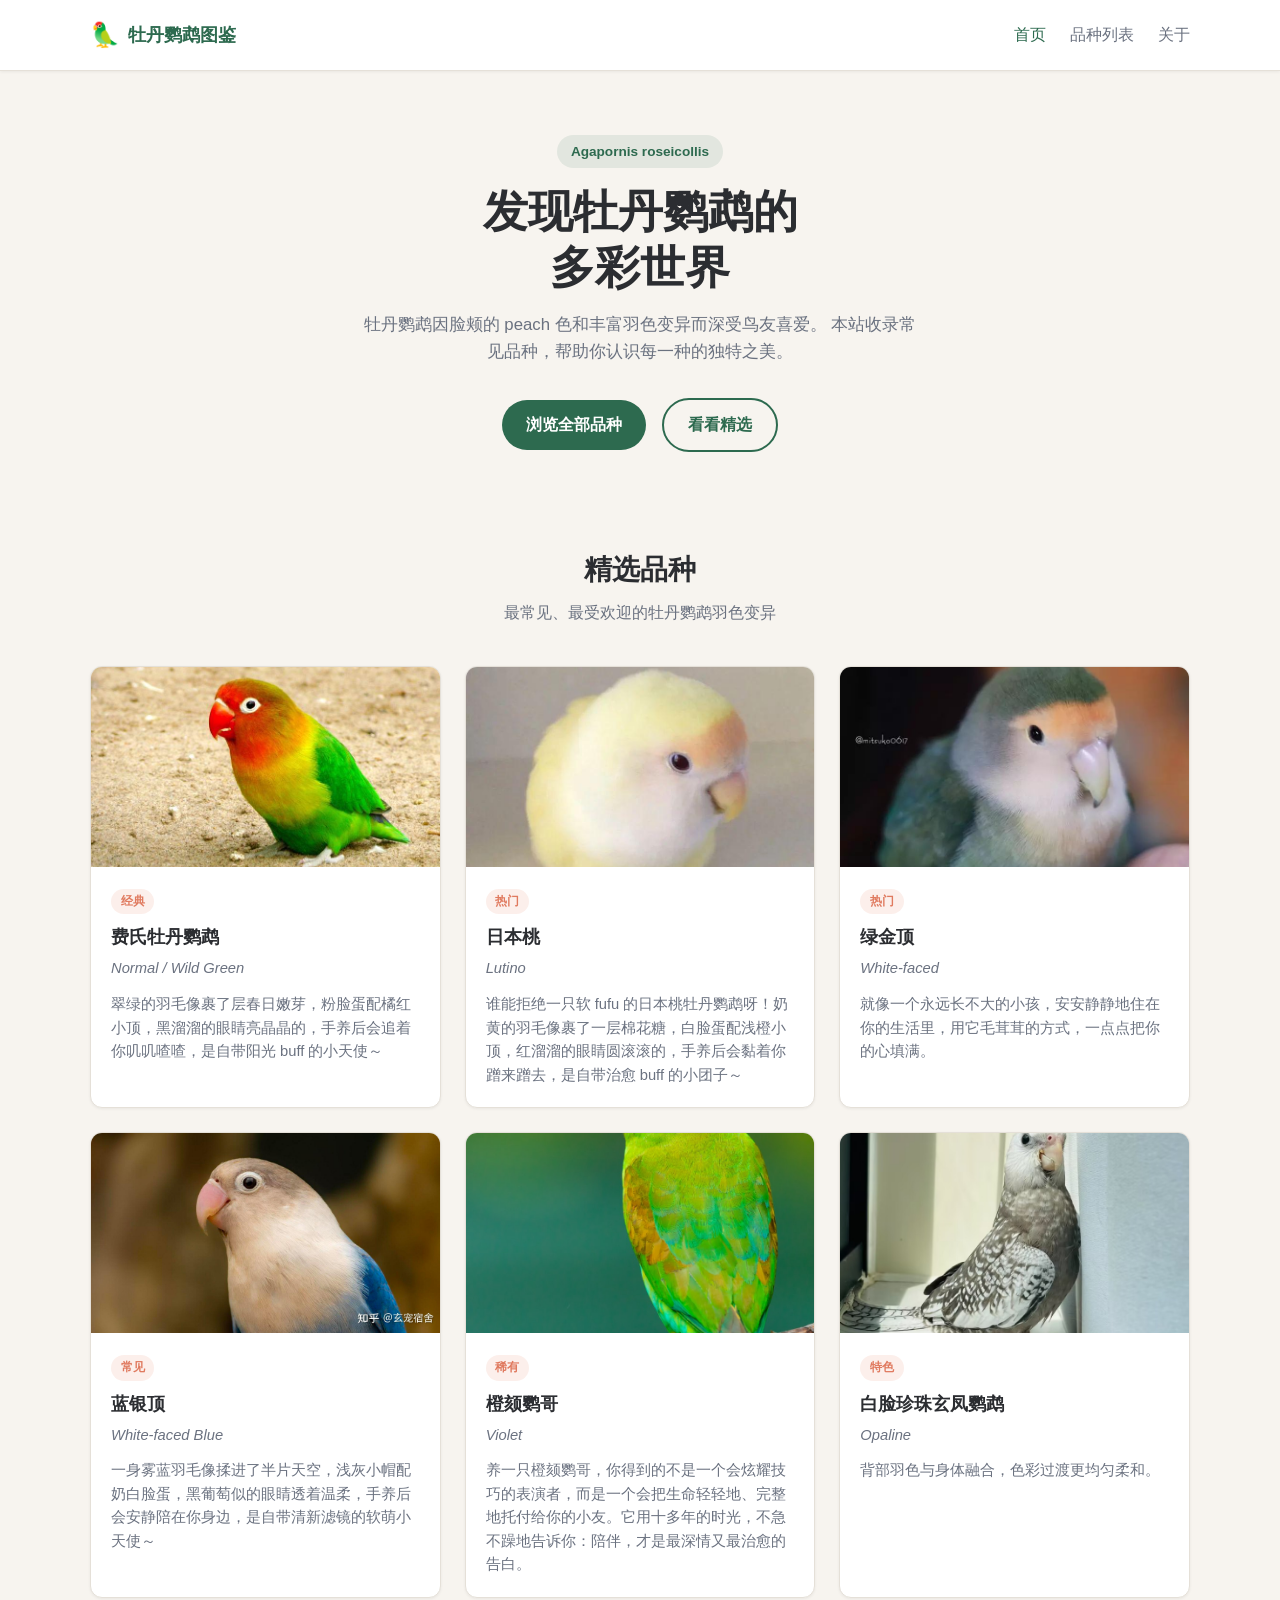
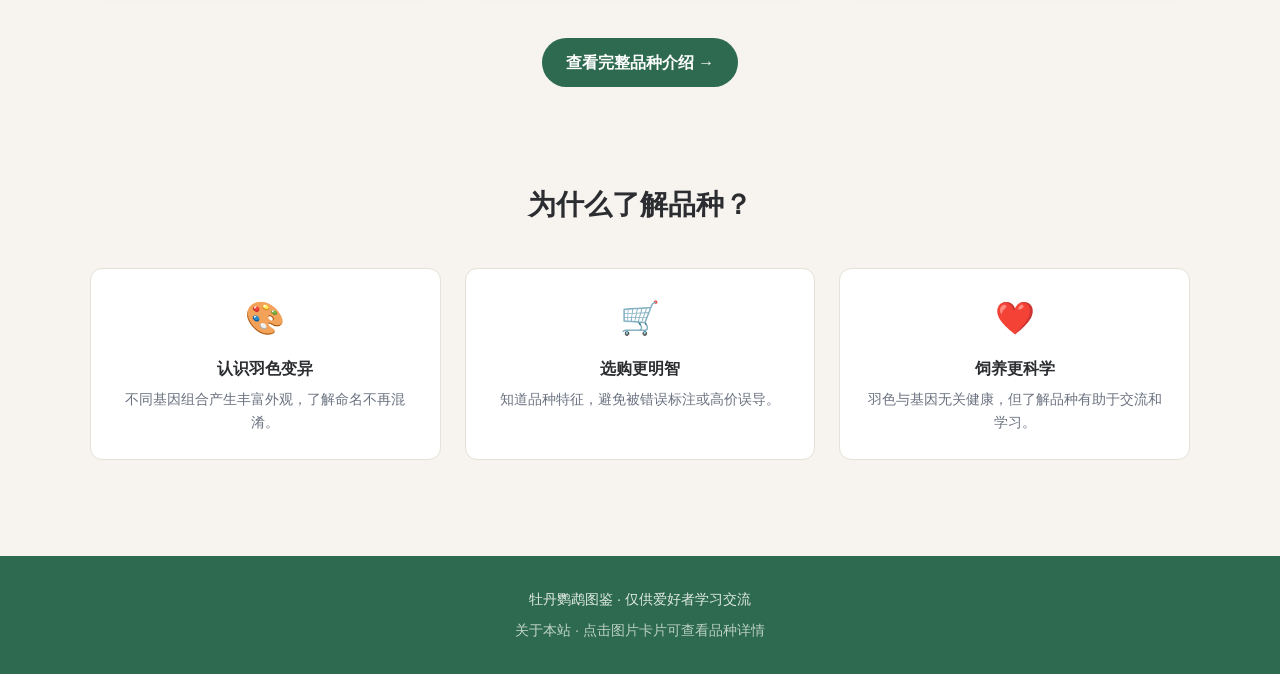
<file: index.html>
<!DOCTYPE html>
<html lang="zh-CN">
<head>
  <meta charset="UTF-8">
  <meta name="viewport" content="width=device-width, initial-scale=1.0">
  <title>牡丹鹦鹉图鉴 | Peach-faced Lovebird Gallery</title>
  <meta name="description" content="探索不同品种牡丹鹦鹉的羽色、特征与饲养小知识。">
  <link rel="stylesheet" href="style.css">
</head>
<body>

  <header class="site-header">
    <div class="container nav">
      <a href="index.html" class="logo">
        <span class="logo-icon">🦜</span>
        <span>牡丹鹦鹉图鉴</span>
      </a>
      <nav>
        <ul class="nav-links">
          <li><a href="index.html" class="active">首页</a></li>
          <li><a href="varieties.html">品种列表</a></li>
          <li><a href="about.html">关于</a></li>
        </ul>
      </nav>
    </div>
  </header>

  <main>
    <section class="hero">
      <div class="container">
        <span class="hero-badge">Agapornis roseicollis</span>
        <h1>发现牡丹鹦鹉的<br>多彩世界</h1>
        <p>
          牡丹鹦鹉因脸颊的 peach 色和丰富羽色变异而深受鸟友喜爱。
          本站收录常见品种，帮助你认识每一种的独特之美。
        </p>
        <a href="varieties.html" class="btn">浏览全部品种</a>
        <a href="#featured" class="btn btn-outline">看看精选</a>
      </div>
    </section>

    <section class="section" id="featured">
      <div class="container">
        <div class="section-header">
          <h2>精选品种</h2>
          <p>最常见、最受欢迎的牡丹鹦鹉羽色变异</p>
        </div>

        <div class="variety-grid">
          <article class="variety-card">
            <a href="varieties.html#normal-green">
              <img src="images/normal-green.jpg" alt="原始绿牡丹鹦鹉">
            </a>
            <div class="variety-card-body">
              <span class="variety-tag">经典</span>
              <h3>费氏牡丹鹦鹉</h3>
              <p class="variety-en">Normal / Wild Green</p>
              <p>翠绿的羽毛像裹了层春日嫩芽，粉脸蛋配橘红小顶，黑溜溜的眼睛亮晶晶的，手养后会追着你叽叽喳喳，是自带阳光 buff 的小天使～</p>
            </div>
          </article>

          <article class="variety-card">
            <a href="varieties.html#lutino">
              <img src="images/lutino.jpg" alt="黄化牡丹鹦鹉">
            </a>
            <div class="variety-card-body">
              <span class="variety-tag">热门</span>
              <h3>日本桃</h3>
              <p class="variety-en">Lutino</p>
              <p>谁能拒绝一只软 fufu 的日本桃牡丹鹦鹉呀！奶黄的羽毛像裹了一层棉花糖，白脸蛋配浅橙小顶，红溜溜的眼睛圆滚滚的，手养后会黏着你蹭来蹭去，是自带治愈 buff 的小团子～</p>
            </div>
          </article>

          <article class="variety-card">
            <a href="varieties.html#white-faced">
              <img src="images/white-faced.jpg" alt="白脸牡丹鹦鹉">
            </a>
            <div class="variety-card-body">
              <span class="variety-tag">热门</span>
              <h3>绿金顶</h3>
              <p class="variety-en">White-faced</p>
              <p>就像一个永远长不大的小孩，安安静静地住在你的生活里，用它毛茸茸的方式，一点点把你的心填满。</p>
            </div>
          </article>

          <article class="variety-card">
            <a href="varieties.html#blue">
              <img src="images/blue.jpg" alt="白脸蓝牡丹鹦鹉">
            </a>
            <div class="variety-card-body">
              <span class="variety-tag">常见</span>
              <h3>蓝银顶</h3>
              <p class="variety-en">White-faced Blue</p>
              <p>一身雾蓝羽毛像揉进了半片天空，浅灰小帽配奶白脸蛋，黑葡萄似的眼睛透着温柔，手养后会安静陪在你身边，是自带清新滤镜的软萌小天使～</p>
            </div>
          </article>

          <article class="variety-card">
            <a href="varieties.html#violet">
              <img src="images/violet.jpg" alt="紫罗兰牡丹鹦鹉">
            </a>
            <div class="variety-card-body">
              <span class="variety-tag">稀有</span>
              <h3>橙颏鹦哥</h3>
              <p class="variety-en">Violet</p>
              <p>养一只橙颏鹦哥，你得到的不是一个会炫耀技巧的表演者，而是一个会把生命轻轻地、完整地托付给你的小友。它用十多年的时光，不急不躁地告诉你：陪伴，才是最深情又最治愈的告白。</p>
            </div>
          </article>

          <article class="variety-card">
            <a href="varieties.html#opaline">
              <img src="images/opaline.png" alt="珍珠牡丹鹦鹉">
            </a>
            <div class="variety-card-body">
              <span class="variety-tag">特色</span>
              <h3>白脸珍珠玄凤鹦鹉</h3>
              <p class="variety-en">Opaline</p>
              <p>背部羽色与身体融合，色彩过渡更均匀柔和。</p>
            </div>
          </article>
        </div>

        <div style="text-align: center; margin-top: 2.5rem;">
          <a href="varieties.html" class="btn">查看完整品种介绍 →</a>
        </div>
      </div>
    </section>

    <section class="section">
      <div class="container">
        <div class="section-header">
          <h2>为什么了解品种？</h2>
        </div>
        <div class="features">
          <div class="feature-item">
            <div class="feature-icon">🎨</div>
            <h3>认识羽色变异</h3>
            <p>不同基因组合产生丰富外观，了解命名不再混淆。</p>
          </div>
          <div class="feature-item">
            <div class="feature-icon">🛒</div>
            <h3>选购更明智</h3>
            <p>知道品种特征，避免被错误标注或高价误导。</p>
          </div>
          <div class="feature-item">
            <div class="feature-icon">❤️</div>
            <h3>饲养更科学</h3>
            <p>羽色与基因无关健康，但了解品种有助于交流和学习。</p>
          </div>
        </div>
      </div>
    </section>
  </main>

  <footer class="site-footer">
    <div class="container">
      <p>牡丹鹦鹉图鉴 · 仅供爱好者学习交流</p>
      <p style="margin-top: 0.5rem; opacity: 0.8;"><a href="about.html">关于本站</a> · 点击图片卡片可查看品种详情</p>
    </div>
  </footer>

</body>
</html>
</file>
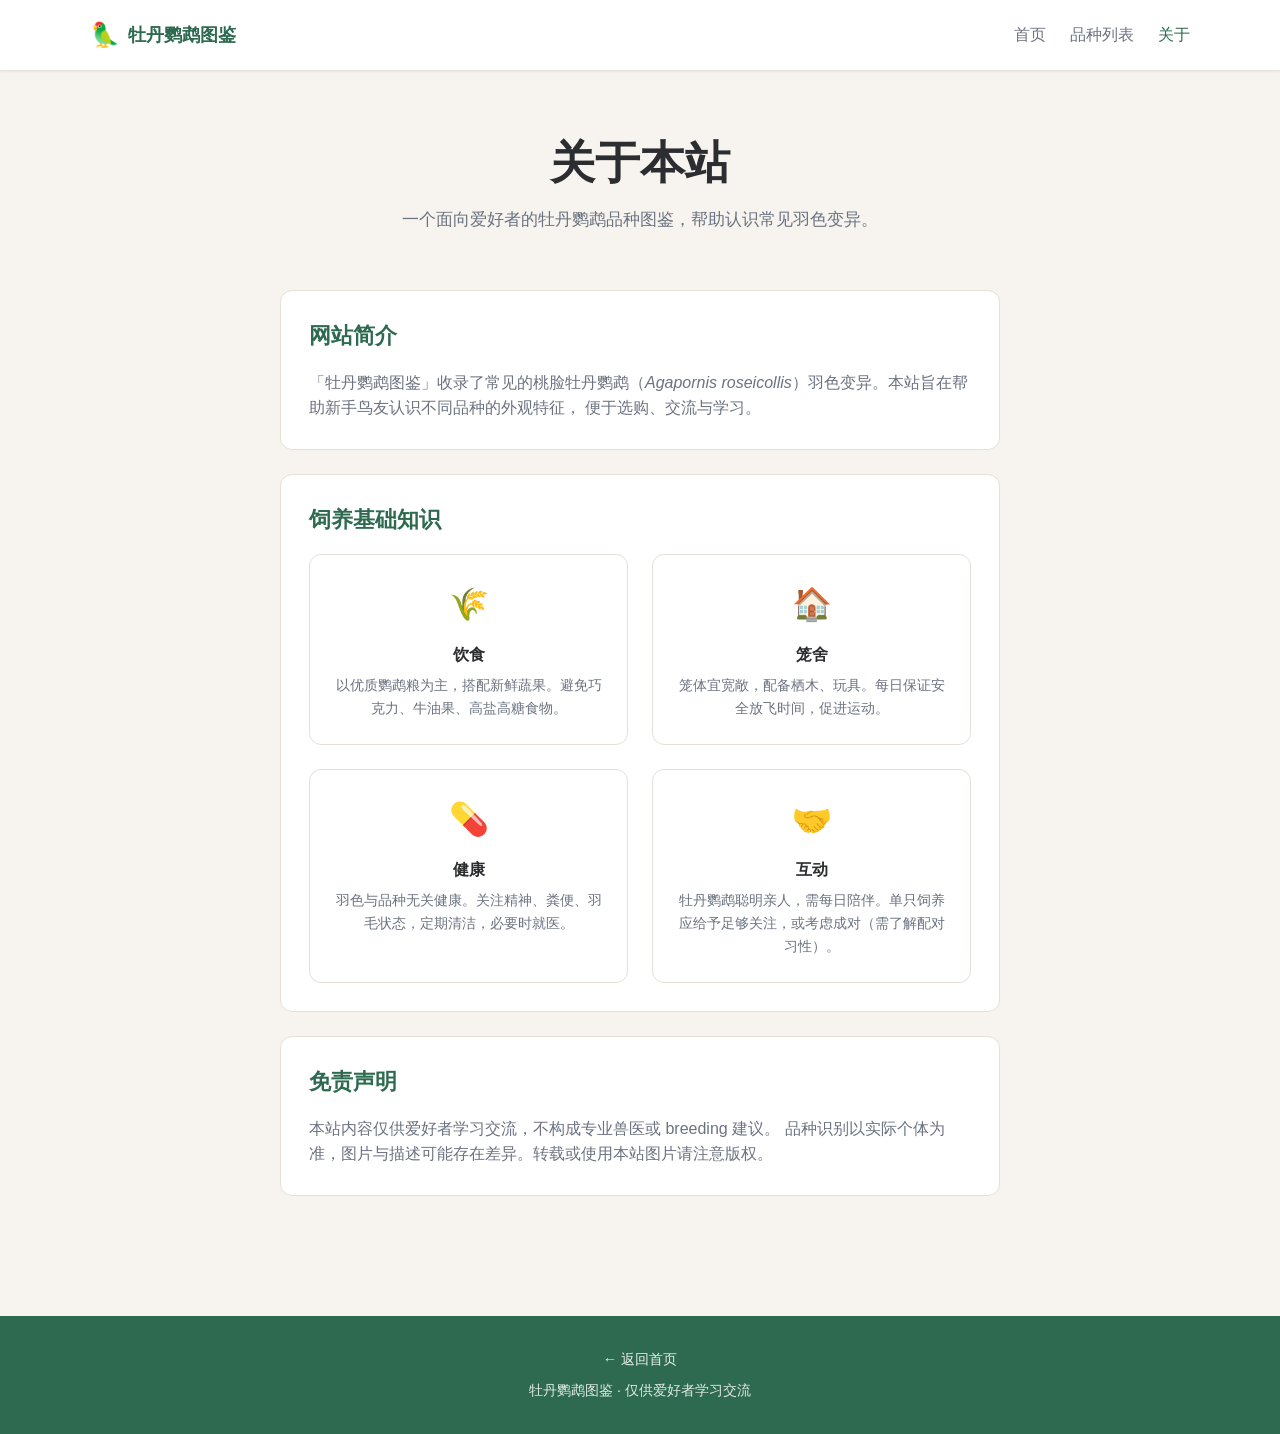
<file: about.html>
<!DOCTYPE html>
<html lang="zh-CN">
<head>
  <meta charset="UTF-8">
  <meta name="viewport" content="width=device-width, initial-scale=1.0">
  <title>关于 | 牡丹鹦鹉图鉴</title>
  <meta name="description" content="关于牡丹鹦鹉图鉴网站、饲养基础知识与上线说明。">
  <link rel="stylesheet" href="style.css">
</head>
<body>

  <header class="site-header">
    <div class="container nav">
      <a href="index.html" class="logo">
        <span class="logo-icon">🦜</span>
        <span>牡丹鹦鹉图鉴</span>
      </a>
      <nav>
        <ul class="nav-links">
          <li><a href="index.html">首页</a></li>
          <li><a href="varieties.html">品种列表</a></li>
          <li><a href="about.html" class="active">关于</a></li>
        </ul>
      </nav>
    </div>
  </header>

  <main>
    <section class="hero" style="padding-bottom: 1.5rem;">
      <div class="container">
        <h1>关于本站</h1>
        <p>一个面向爱好者的牡丹鹦鹉品种图鉴，帮助认识常见羽色变异。</p>
      </div>
    </section>

    <section class="section" style="padding-top: 0;">
      <div class="container about-content">

        <article class="about-block">
          <h2>网站简介</h2>
          <p>
            「牡丹鹦鹉图鉴」收录了常见的桃脸牡丹鹦鹉（<em>Agapornis roseicollis</em>）羽色变异。本站旨在帮助新手鸟友认识不同品种的外观特征，
            便于选购、交流与学习。
          </p>
        </article>

        <article class="about-block">
          <h2>饲养基础知识</h2>
          <div class="features">
            <div class="feature-item">
              <div class="feature-icon">🌾</div>
              <h3>饮食</h3>
              <p>以优质鹦鹉粮为主，搭配新鲜蔬果。避免巧克力、牛油果、高盐高糖食物。</p>
            </div>
            <div class="feature-item">
              <div class="feature-icon">🏠</div>
              <h3>笼舍</h3>
              <p>笼体宜宽敞，配备栖木、玩具。每日保证安全放飞时间，促进运动。</p>
            </div>
            <div class="feature-item">
              <div class="feature-icon">💊</div>
              <h3>健康</h3>
              <p>羽色与品种无关健康。关注精神、粪便、羽毛状态，定期清洁，必要时就医。</p>
            </div>
            <div class="feature-item">
              <div class="feature-icon">🤝</div>
              <h3>互动</h3>
              <p>牡丹鹦鹉聪明亲人，需每日陪伴。单只饲养应给予足够关注，或考虑成对（需了解配对习性）。</p>
            </div>
          </div>
        </article>

        <article class="about-block">
          <h2>免责声明</h2>
          <p>
            本站内容仅供爱好者学习交流，不构成专业兽医或 breeding 建议。
            品种识别以实际个体为准，图片与描述可能存在差异。转载或使用本站图片请注意版权。
          </p>
        </article>

      </div>
    </section>
  </main>

  <footer class="site-footer">
    <div class="container">
      <p><a href="index.html">← 返回首页</a></p>
      <p style="margin-top: 0.5rem;">牡丹鹦鹉图鉴 · 仅供爱好者学习交流</p>
    </div>
  </footer>

</body>
</html>
</file>
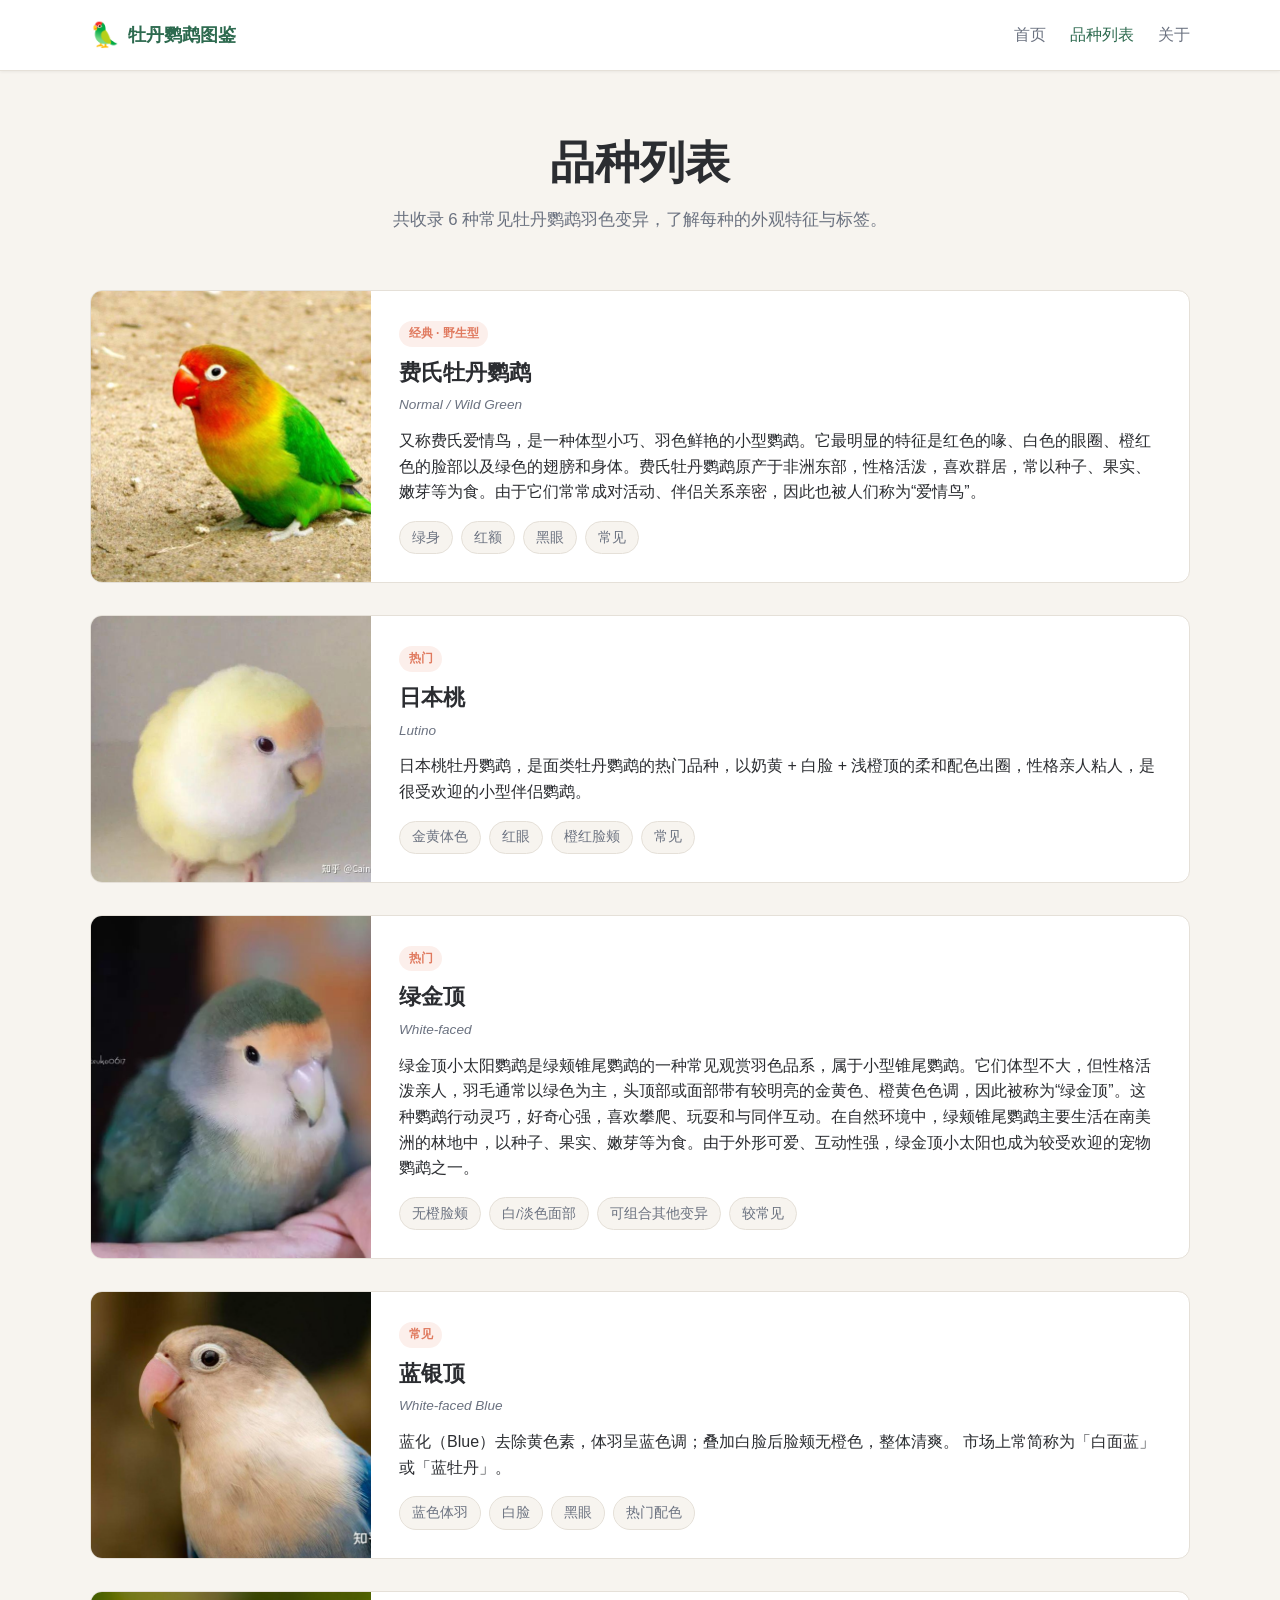
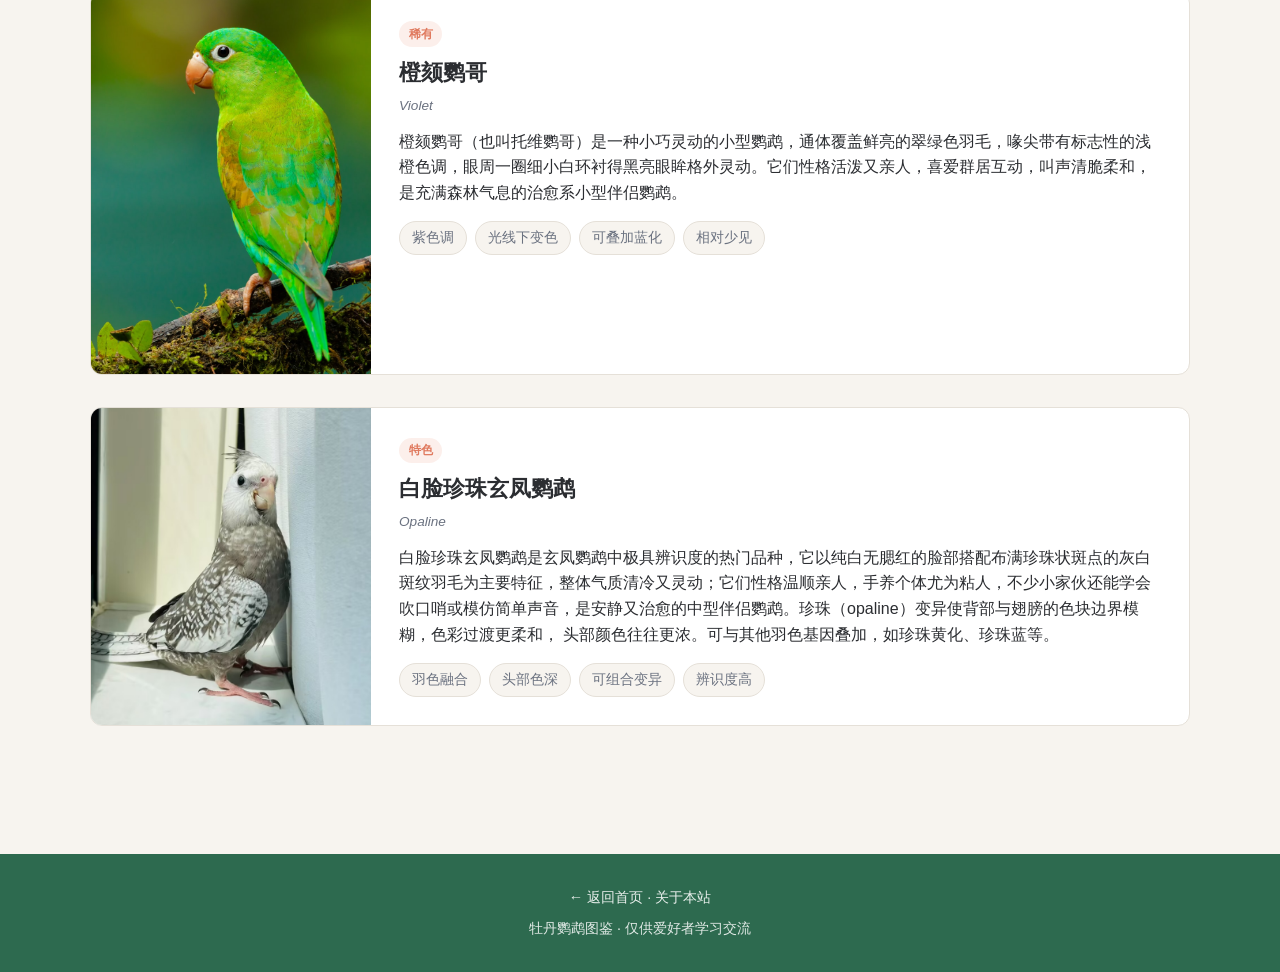
<file: varieties.html>
<!DOCTYPE html>
<html lang="zh-CN">
<head>
  <meta charset="UTF-8">
  <meta name="viewport" content="width=device-width, initial-scale=1.0">
  <title>品种列表 | 牡丹鹦鹉图鉴</title>
  <meta name="description" content="牡丹鹦鹉各品种详细介绍：费氏牡丹鹦鹉、日本桃、绿金顶、蓝银顶、橙颏鹦哥、珍珠等。">
  <link rel="stylesheet" href="style.css">
</head>
<body>

  <header class="site-header">
    <div class="container nav">
      <a href="index.html" class="logo">
        <span class="logo-icon">🦜</span>
        <span>牡丹鹦鹉图鉴</span>
      </a>
      <nav>
        <ul class="nav-links">
          <li><a href="index.html">首页</a></li>
          <li><a href="varieties.html" class="active">品种列表</a></li>
          <li><a href="about.html">关于</a></li>
        </ul>
      </nav>
    </div>
  </header>

  <main>
    <section class="hero" style="padding-bottom: 1.5rem;">
      <div class="container">
        <h1>品种列表</h1>
        <p>共收录 6 种常见牡丹鹦鹉羽色变异，了解每种的外观特征与标签。</p>
      </div>
    </section>

    <section class="section" style="padding-top: 0;">
      <div class="container">

        <article class="variety-detail" id="normal-green">
          <img src="images/normal-green.jpg" alt="原始绿牡丹鹦鹉">
          <div class="variety-detail-content">
            <span class="variety-tag">经典 · 野生型</span>
            <h2>费氏牡丹鹦鹉</h2>
            <p class="variety-en">Normal / Wild Green</p>
            <p>
             又称费氏爱情鸟，是一种体型小巧、羽色鲜艳的小型鹦鹉。它最明显的特征是红色的喙、白色的眼圈、橙红色的脸部以及绿色的翅膀和身体。费氏牡丹鹦鹉原产于非洲东部，性格活泼，喜欢群居，常以种子、果实、嫩芽等为食。由于它们常常成对活动、伴侣关系亲密，因此也被人们称为“爱情鸟”。
            </p>
            <ul class="trait-list">
              <li>绿身</li>
              <li>红额</li>
              <li>黑眼</li>
              <li>常见</li>
            </ul>
          </div>
        </article>

        <article class="variety-detail" id="lutino">
          <img src="images/lutino.jpg" alt="黄化牡丹鹦鹉">
          <div class="variety-detail-content">
            <span class="variety-tag">热门</span>
            <h2>日本桃</h2>
            <p class="variety-en">Lutino</p>
            <p>
              日本桃牡丹鹦鹉，是面类牡丹鹦鹉的热门品种，以奶黄 + 白脸 + 浅橙顶的柔和配色出圈，性格亲人粘人，是很受欢迎的小型伴侣鹦鹉。
            </p>
            <ul class="trait-list">
              <li>金黄体色</li>
              <li>红眼</li>
              <li>橙红脸颊</li>
              <li>常见</li>
            </ul>
          </div>
        </article>

        <article class="variety-detail" id="white-faced">
          <img src="images/white-faced.jpg" alt="白脸牡丹鹦鹉">
          <div class="variety-detail-content">
            <span class="variety-tag">热门</span>
            <h2>绿金顶</h2>
            <p class="variety-en">White-faced</p>
            <p>
              绿金顶小太阳鹦鹉是绿颊锥尾鹦鹉的一种常见观赏羽色品系，属于小型锥尾鹦鹉。它们体型不大，但性格活泼亲人，羽毛通常以绿色为主，头顶部或面部带有较明亮的金黄色、橙黄色色调，因此被称为“绿金顶”。这种鹦鹉行动灵巧，好奇心强，喜欢攀爬、玩耍和与同伴互动。在自然环境中，绿颊锥尾鹦鹉主要生活在南美洲的林地中，以种子、果实、嫩芽等为食。由于外形可爱、互动性强，绿金顶小太阳也成为较受欢迎的宠物鹦鹉之一。

            </p>
            <ul class="trait-list">
              <li>无橙脸颊</li>
              <li>白/淡色面部</li>
              <li>可组合其他变异</li>
              <li>较常见</li>
            </ul>
          </div>
        </article>

        <article class="variety-detail" id="blue">
          <img src="images/blue.jpg" alt="白脸蓝牡丹鹦鹉">
          <div class="variety-detail-content">
            <span class="variety-tag">常见</span>
            <h2>蓝银顶</h2>
            <p class="variety-en">White-faced Blue</p>
            <p>
              蓝化（Blue）去除黄色素，体羽呈蓝色调；叠加白脸后脸颊无橙色，整体清爽。
              市场上常简称为「白面蓝」或「蓝牡丹」。
            </p>
            <ul class="trait-list">
              <li>蓝色体羽</li>
              <li>白脸</li>
              <li>黑眼</li>
              <li>热门配色</li>
            </ul>
          </div>
        </article>

        <article class="variety-detail" id="violet">
          <img src="images/violet.jpg" alt="紫罗兰牡丹鹦鹉">
          <div class="variety-detail-content">
            <span class="variety-tag">稀有</span>
            <h2>橙颏鹦哥</h2>
            <p class="variety-en">Violet</p>
            <p>
              橙颏鹦哥（也叫托维鹦哥）是一种小巧灵动的小型鹦鹉，通体覆盖鲜亮的翠绿色羽毛，喙尖带有标志性的浅橙色调，眼周一圈细小白环衬得黑亮眼眸格外灵动。它们性格活泼又亲人，喜爱群居互动，叫声清脆柔和，是充满森林气息的治愈系小型伴侣鹦鹉。
            </p>
            <ul class="trait-list">
              <li>紫色调</li>
              <li>光线下变色</li>
              <li>可叠加蓝化</li>
              <li>相对少见</li>
            </ul>
          </div>
        </article>

        <article class="variety-detail" id="opaline">
          <img src="images/opaline.png" alt="珍珠牡丹鹦鹉">
          <div class="variety-detail-content">
            <span class="variety-tag">特色</span>
            <h2>白脸珍珠玄凤鹦鹉</h2>
            <p class="variety-en">Opaline</p>
            <p>
              白脸珍珠玄凤鹦鹉是玄凤鹦鹉中极具辨识度的热门品种，它以纯白无腮红的脸部搭配布满珍珠状斑点的灰白斑纹羽毛为主要特征，整体气质清冷又灵动；它们性格温顺亲人，手养个体尤为粘人，不少小家伙还能学会吹口哨或模仿简单声音，是安静又治愈的中型伴侣鹦鹉。珍珠（opaline）变异使背部与翅膀的色块边界模糊，色彩过渡更柔和，
              头部颜色往往更浓。可与其他羽色基因叠加，如珍珠黄化、珍珠蓝等。
            </p>
            <ul class="trait-list">
              <li>羽色融合</li>
              <li>头部色深</li>
              <li>可组合变异</li>
              <li>辨识度高</li>
            </ul>
          </div>
        </article>

      </div>
    </section>
  </main>

  <footer class="site-footer">
    <div class="container">
      <p><a href="index.html">← 返回首页</a> · <a href="about.html">关于本站</a></p>
      <p style="margin-top: 0.5rem;">牡丹鹦鹉图鉴 · 仅供爱好者学习交流</p>
    </div>
  </footer>

</body>
</html>
</file>
<file: style.css>
/* ===== 基础设置 ===== */
*,
*::before,
*::after {
  box-sizing: border-box;
  margin: 0;
  padding: 0;
}

:root {
  --color-bg: #f7f4ef;
  --color-surface: #ffffff;
  --color-primary: #2d6a4f;
  --color-primary-light: #40916c;
  --color-accent: #e07a5f;
  --color-accent-soft: #f4a261;
  --color-text: #2b2d31;
  --color-text-muted: #6b7280;
  --color-border: #e5e0d8;
  --shadow-sm: 0 1px 3px rgba(0, 0, 0, 0.06);
  --shadow-md: 0 4px 20px rgba(45, 106, 79, 0.1);
  --radius: 12px;
  --max-width: 1100px;
}

html {
  scroll-behavior: smooth;
}

body {
  font-family: "Segoe UI", "PingFang SC", "Microsoft YaHei", sans-serif;
  background: var(--color-bg);
  color: var(--color-text);
  line-height: 1.6;
  min-height: 100vh;
}

img {
  max-width: 100%;
  display: block;
}

a {
  color: var(--color-primary);
  text-decoration: none;
}

a:hover {
  color: var(--color-primary-light);
}

/* ===== 布局 ===== */
.container {
  width: min(100% - 2rem, var(--max-width));
  margin-inline: auto;
}

/* ===== 导航 ===== */
.site-header {
  background: var(--color-surface);
  border-bottom: 1px solid var(--color-border);
  position: sticky;
  top: 0;
  z-index: 100;
  box-shadow: var(--shadow-sm);
}

.nav {
  display: flex;
  align-items: center;
  justify-content: space-between;
  padding: 1rem 0;
  gap: 1rem;
}

.logo {
  display: flex;
  align-items: center;
  gap: 0.5rem;
  font-weight: 700;
  font-size: 1.15rem;
  color: var(--color-primary);
}

.logo-icon {
  font-size: 1.5rem;
}

.nav-links {
  display: flex;
  gap: 1.5rem;
  list-style: none;
}

.nav-links a {
  color: var(--color-text-muted);
  font-weight: 500;
  transition: color 0.2s;
}

.nav-links a:hover,
.nav-links a.active {
  color: var(--color-primary);
}

/* ===== 首页 Hero ===== */
.hero {
  padding: 4rem 0 3rem;
  text-align: center;
}

.hero-badge {
  display: inline-block;
  background: rgba(45, 106, 79, 0.1);
  color: var(--color-primary);
  font-size: 0.85rem;
  font-weight: 600;
  padding: 0.35rem 0.85rem;
  border-radius: 999px;
  margin-bottom: 1rem;
}

.hero h1 {
  font-size: clamp(1.8rem, 5vw, 2.8rem);
  line-height: 1.25;
  margin-bottom: 1rem;
  color: var(--color-text);
}

.hero p {
  font-size: 1.05rem;
  color: var(--color-text-muted);
  max-width: 560px;
  margin: 0 auto 2rem;
}

.btn {
  display: inline-block;
  background: var(--color-primary);
  color: #fff;
  padding: 0.75rem 1.5rem;
  border-radius: 999px;
  font-weight: 600;
  transition: background 0.2s, transform 0.15s;
}

.btn:hover {
  background: var(--color-primary-light);
  color: #fff;
  transform: translateY(-1px);
}

.btn-outline {
  background: transparent;
  color: var(--color-primary);
  border: 2px solid var(--color-primary);
  margin-left: 0.75rem;
}

.btn-outline:hover {
  background: var(--color-primary);
  color: #fff;
}

/* ===== 区块标题 ===== */
.section {
  padding: 3rem 0;
}

.section-header {
  text-align: center;
  margin-bottom: 2.5rem;
}

.section-header h2 {
  font-size: 1.75rem;
  margin-bottom: 0.5rem;
}

.section-header p {
  color: var(--color-text-muted);
}

/* ===== 品种卡片网格 ===== */
.variety-grid {
  display: grid;
  grid-template-columns: repeat(auto-fill, minmax(280px, 1fr));
  gap: 1.5rem;
}

.variety-card {
  background: var(--color-surface);
  border-radius: var(--radius);
  overflow: hidden;
  box-shadow: var(--shadow-sm);
  border: 1px solid var(--color-border);
  transition: transform 0.2s, box-shadow 0.2s;
}

.variety-card:hover {
  transform: translateY(-4px);
  box-shadow: var(--shadow-md);
}

.variety-card > a {
  display: block;
}

.variety-card > a:hover img {
  opacity: 0.92;
}

.variety-card img {
  width: 100%;
  height: 200px;
  object-fit: cover;
  background: #e8e4dc;
}

.variety-card-body {
  padding: 1.25rem;
}

.variety-tag {
  display: inline-block;
  font-size: 0.75rem;
  font-weight: 600;
  color: var(--color-accent);
  background: rgba(224, 122, 95, 0.12);
  padding: 0.2rem 0.6rem;
  border-radius: 999px;
  margin-bottom: 0.5rem;
}

.variety-card h3 {
  font-size: 1.15rem;
  margin-bottom: 0.35rem;
}

.variety-en {
  font-size: 0.85rem;
  color: var(--color-text-muted);
  font-style: italic;
  margin-bottom: 0.75rem;
}

.variety-card p {
  font-size: 0.92rem;
  color: var(--color-text-muted);
}

/* ===== 特色说明 ===== */
.features {
  display: grid;
  grid-template-columns: repeat(auto-fit, minmax(240px, 1fr));
  gap: 1.5rem;
}

.feature-item {
  background: var(--color-surface);
  padding: 1.5rem;
  border-radius: var(--radius);
  border: 1px solid var(--color-border);
  text-align: center;
}

.feature-icon {
  font-size: 2rem;
  margin-bottom: 0.75rem;
}

.feature-item h3 {
  font-size: 1rem;
  margin-bottom: 0.4rem;
}

.feature-item p {
  font-size: 0.9rem;
  color: var(--color-text-muted);
}

/* ===== 品种详情（列表页） ===== */
.variety-detail {
  background: var(--color-surface);
  border-radius: var(--radius);
  border: 1px solid var(--color-border);
  overflow: hidden;
  margin-bottom: 2rem;
  display: grid;
  grid-template-columns: 280px 1fr;
  gap: 0;
}

.variety-detail img {
  width: 100%;
  height: 100%;
  min-height: 220px;
  object-fit: cover;
  background: #e8e4dc;
}

.variety-detail-content {
  padding: 1.75rem;
}

.variety-detail-content h2 {
  font-size: 1.4rem;
  margin-bottom: 0.25rem;
}

.trait-list {
  list-style: none;
  margin-top: 1rem;
  display: flex;
  flex-wrap: wrap;
  gap: 0.5rem;
}

.trait-list li {
  background: var(--color-bg);
  border: 1px solid var(--color-border);
  padding: 0.3rem 0.75rem;
  border-radius: 999px;
  font-size: 0.85rem;
  color: var(--color-text-muted);
}

/* ===== 提示框 ===== */
.tip-box {
  background: rgba(45, 106, 79, 0.08);
  border-left: 4px solid var(--color-primary);
  padding: 1rem 1.25rem;
  border-radius: 0 var(--radius) var(--radius) 0;
  margin: 2rem 0;
  font-size: 0.92rem;
  color: var(--color-text-muted);
}

/* ===== 关于页 ===== */
.about-content {
  max-width: 720px;
}

.about-block {
  background: var(--color-surface);
  border: 1px solid var(--color-border);
  border-radius: var(--radius);
  padding: 1.75rem;
  margin-bottom: 1.5rem;
}

.about-block h2 {
  font-size: 1.35rem;
  margin-bottom: 1rem;
  color: var(--color-primary);
}

.about-block p {
  color: var(--color-text-muted);
  margin-bottom: 0.75rem;
}

.about-block p:last-child {
  margin-bottom: 0;
}

.about-list {
  margin: 0.75rem 0 0 1.25rem;
  color: var(--color-text-muted);
}

.about-list li {
  margin-bottom: 0.4rem;
}

.about-steps {
  list-style: decimal;
}

.about-note {
  font-size: 0.9rem;
  font-style: italic;
}

.code-block {
  background: #2b2d31;
  color: #e9ecef;
  padding: 1rem 1.25rem;
  border-radius: 8px;
  overflow-x: auto;
  font-size: 0.85rem;
  line-height: 1.5;
  margin: 0.75rem 0;
  white-space: pre-wrap;
}

.about-block code {
  background: var(--color-bg);
  padding: 0.15rem 0.4rem;
  border-radius: 4px;
  font-size: 0.88em;
}

/* ===== 页脚 ===== */
.site-footer {
  background: var(--color-primary);
  color: rgba(255, 255, 255, 0.85);
  padding: 2rem 0;
  margin-top: 3rem;
  text-align: center;
  font-size: 0.9rem;
}

.site-footer a {
  color: rgba(255, 255, 255, 0.9);
}

/* ===== 响应式 ===== */
@media (max-width: 640px) {
  .nav-links {
    gap: 1rem;
    font-size: 0.9rem;
  }

  .hero {
    padding: 2.5rem 0 2rem;
  }

  .btn-outline {
    display: block;
    margin: 0.75rem auto 0;
    width: fit-content;
  }

  .variety-detail {
    grid-template-columns: 1fr;
  }

  .variety-detail img {
    height: 200px;
  }
}
</file>
